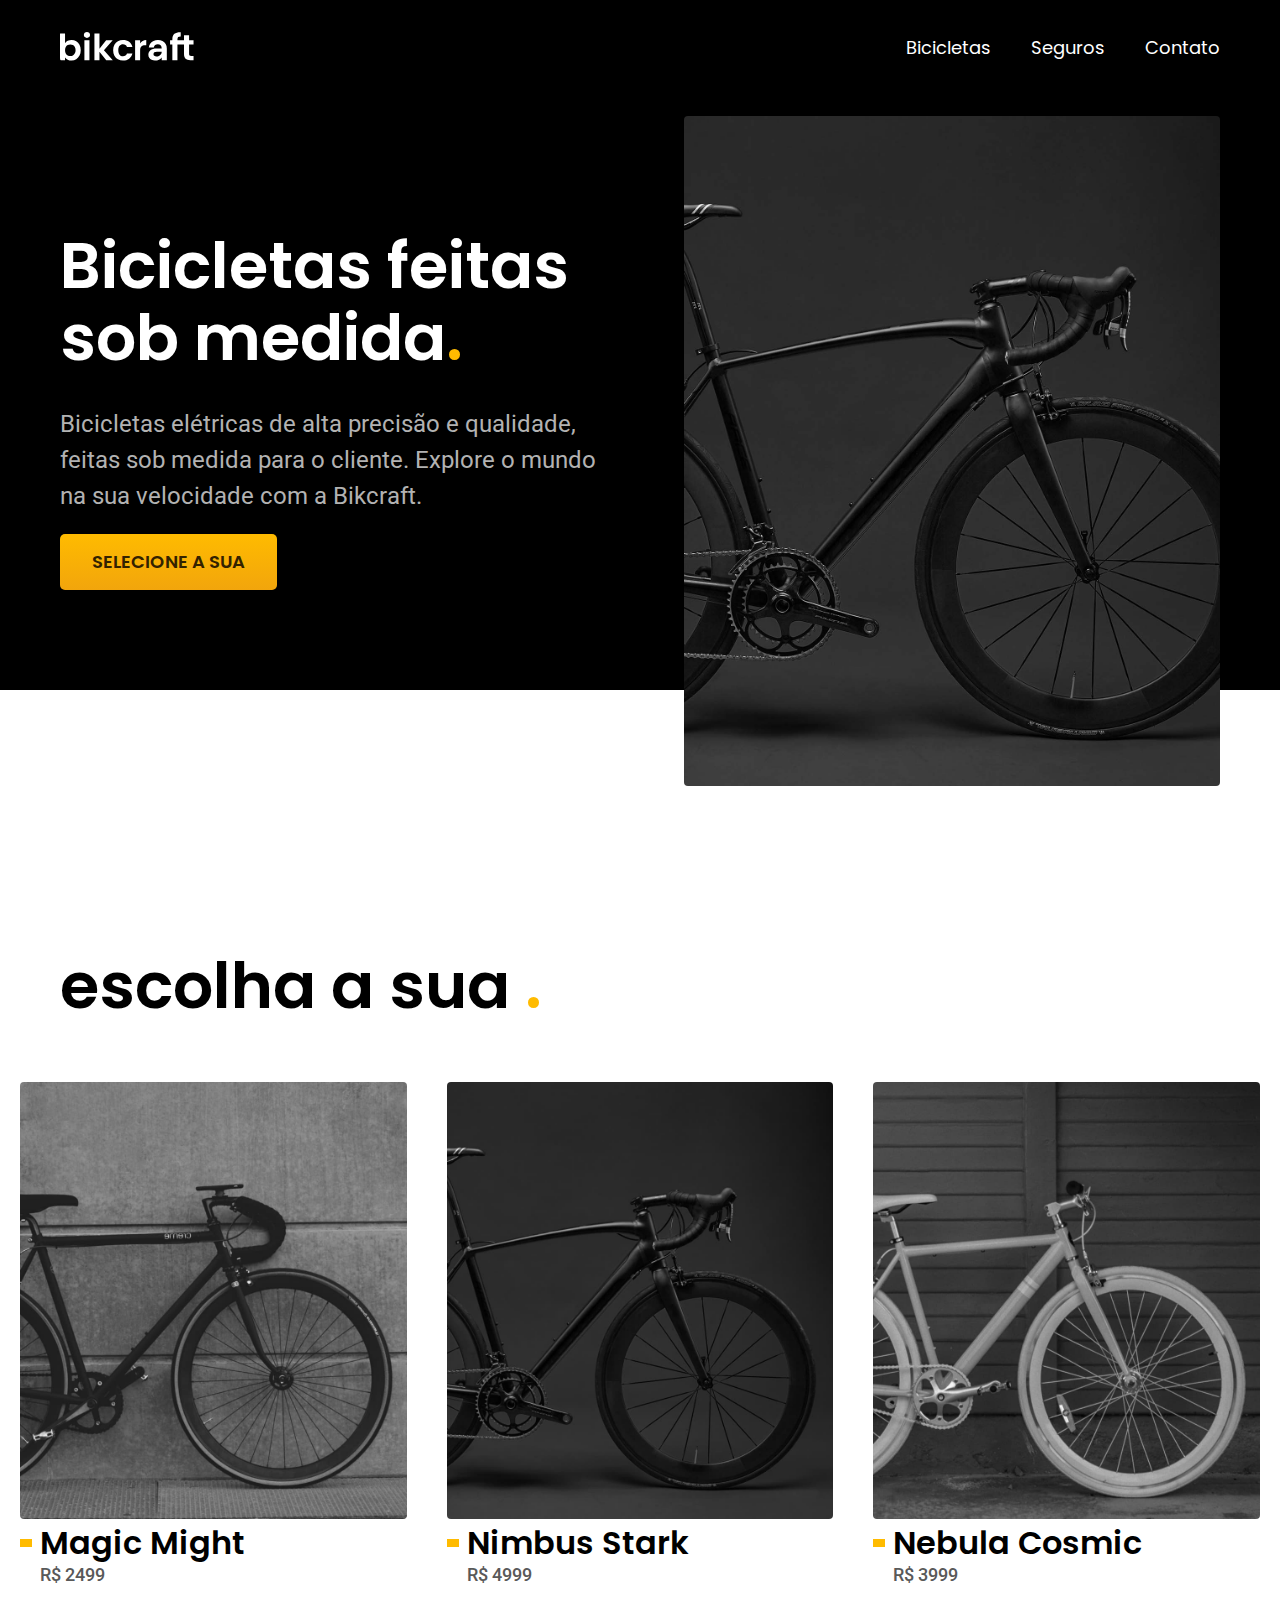
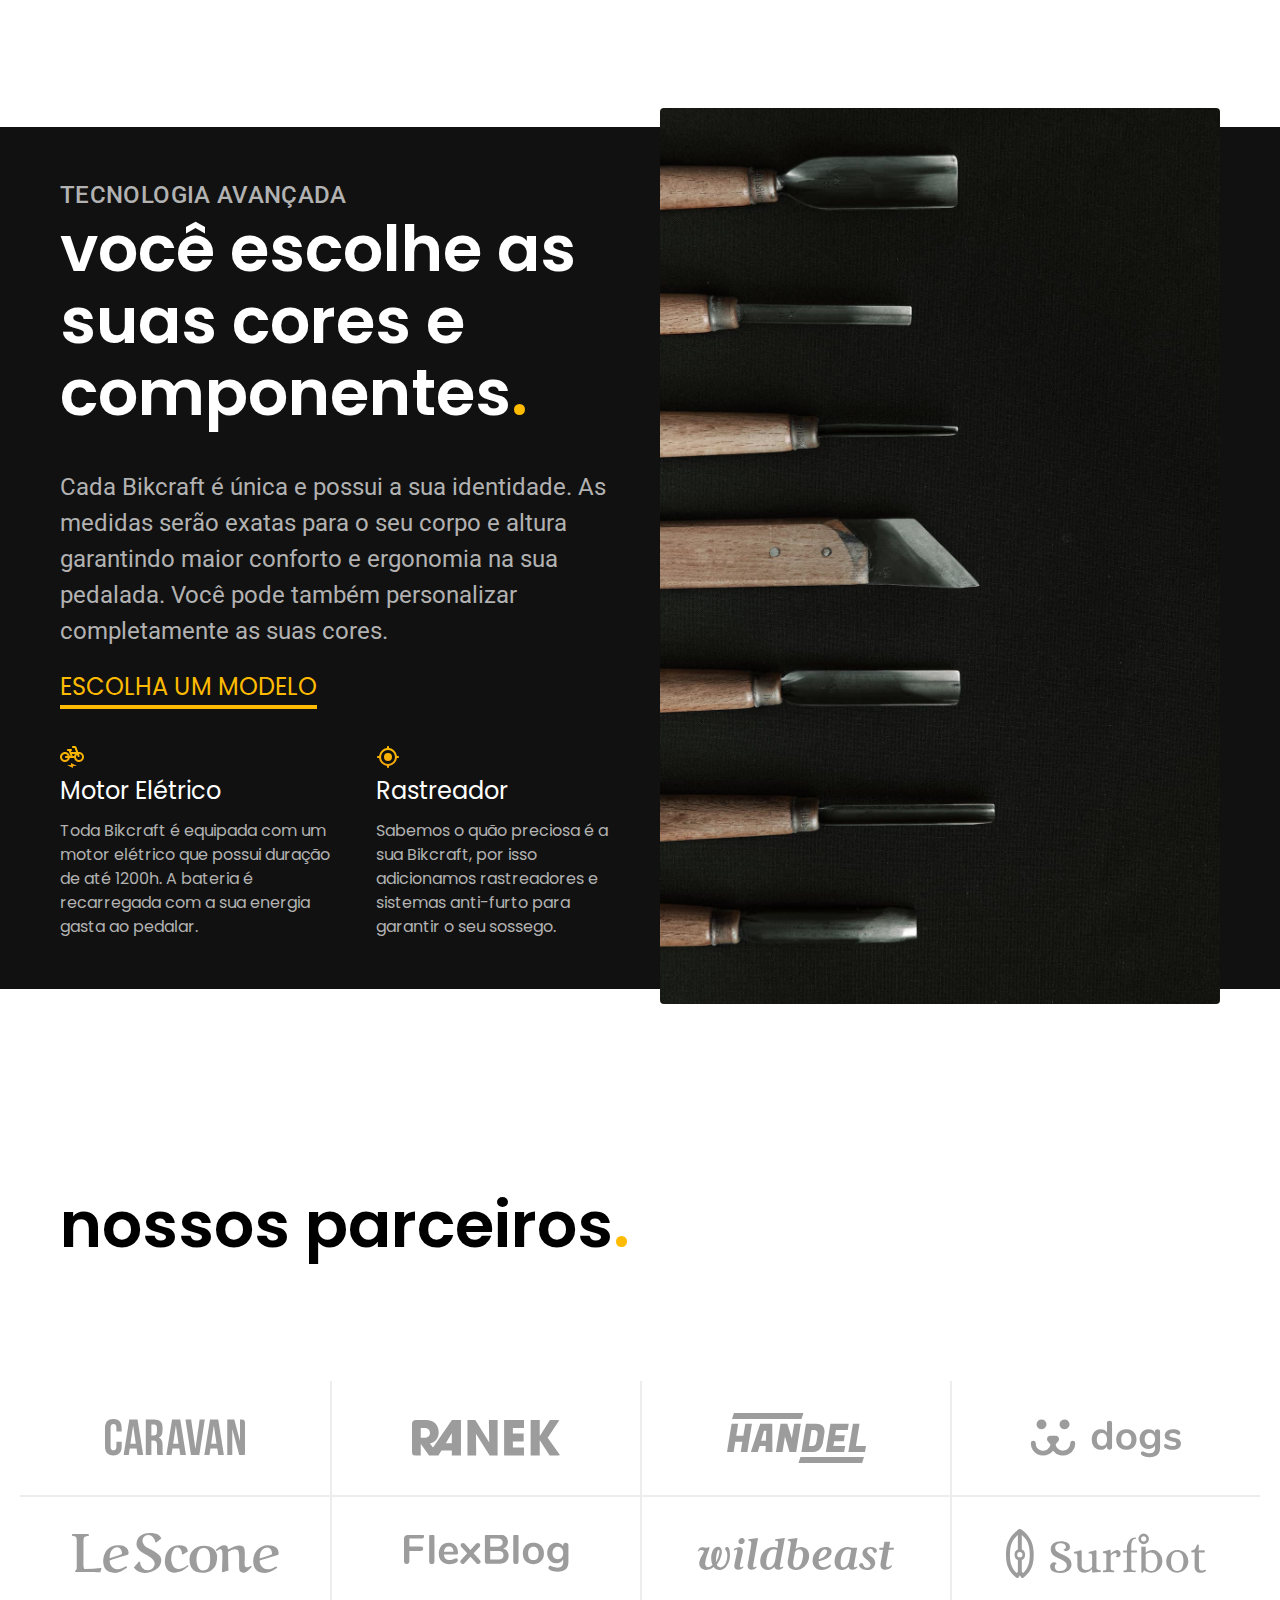
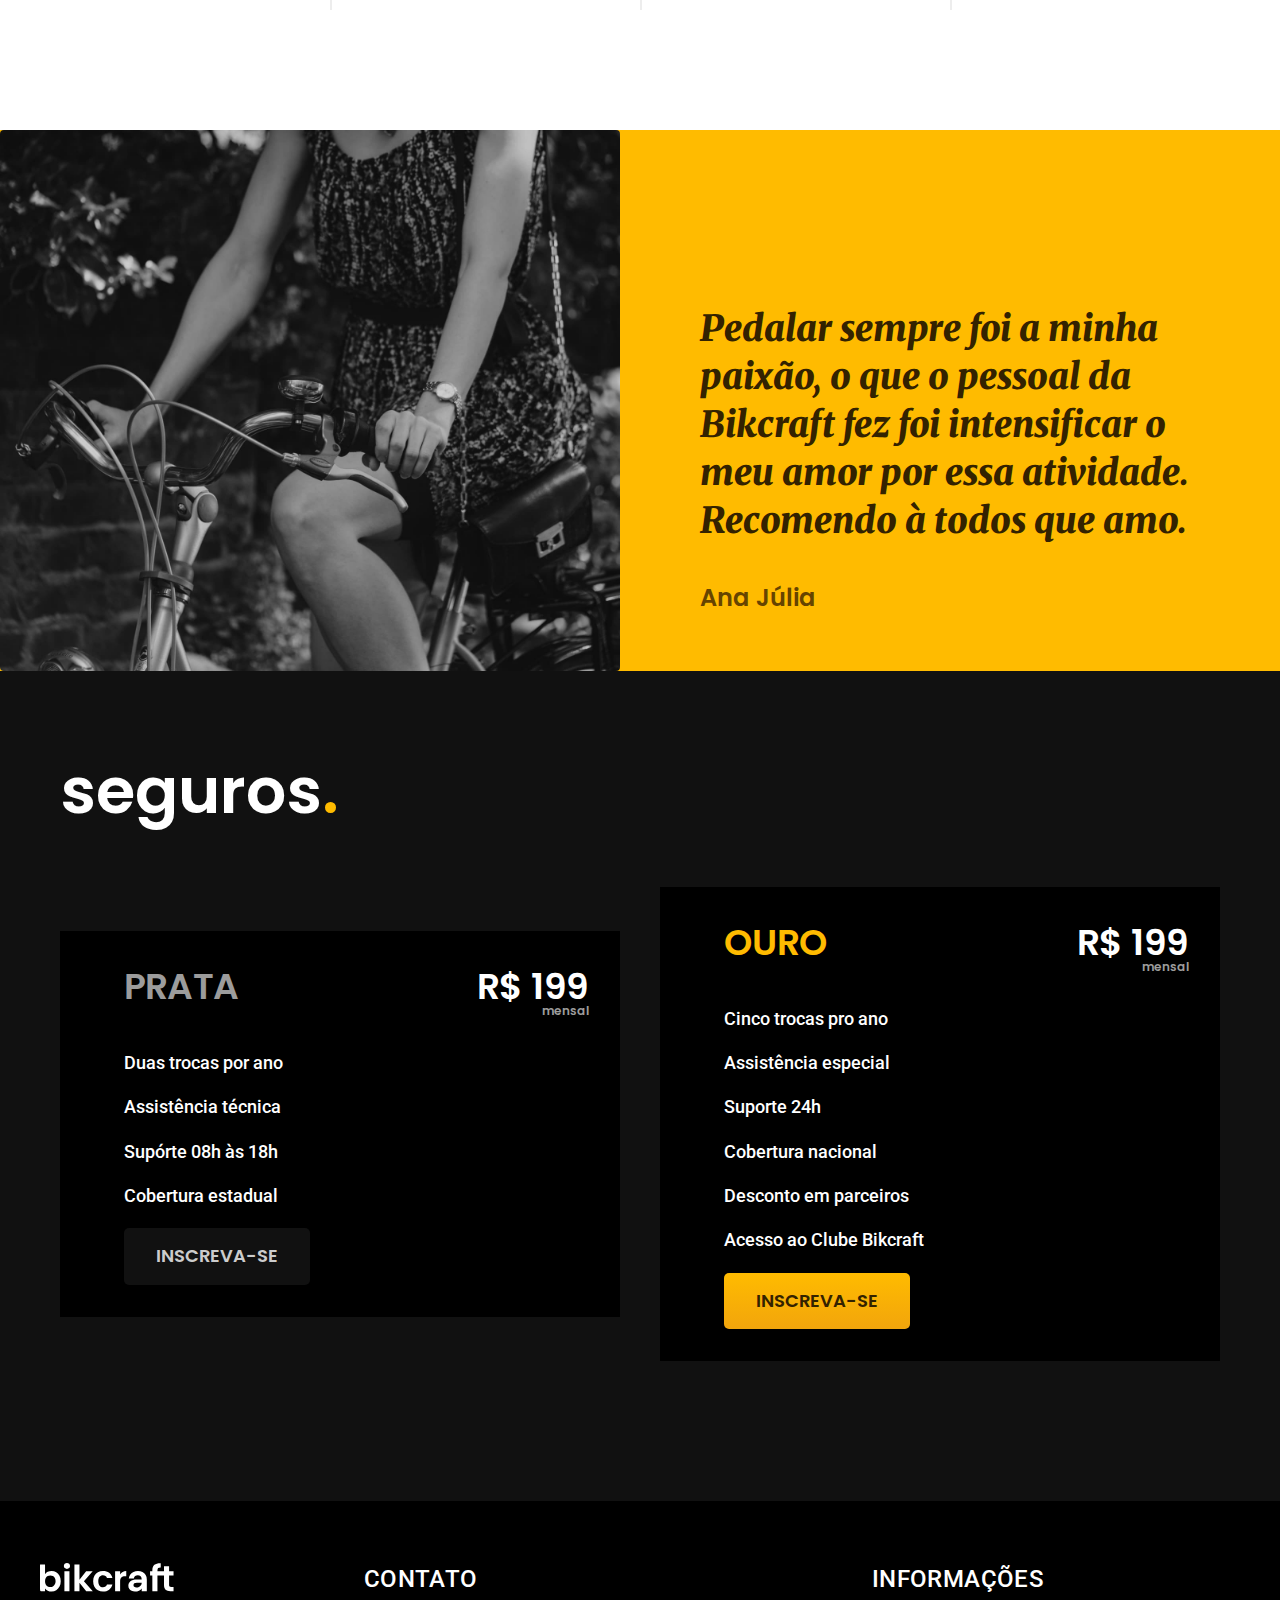
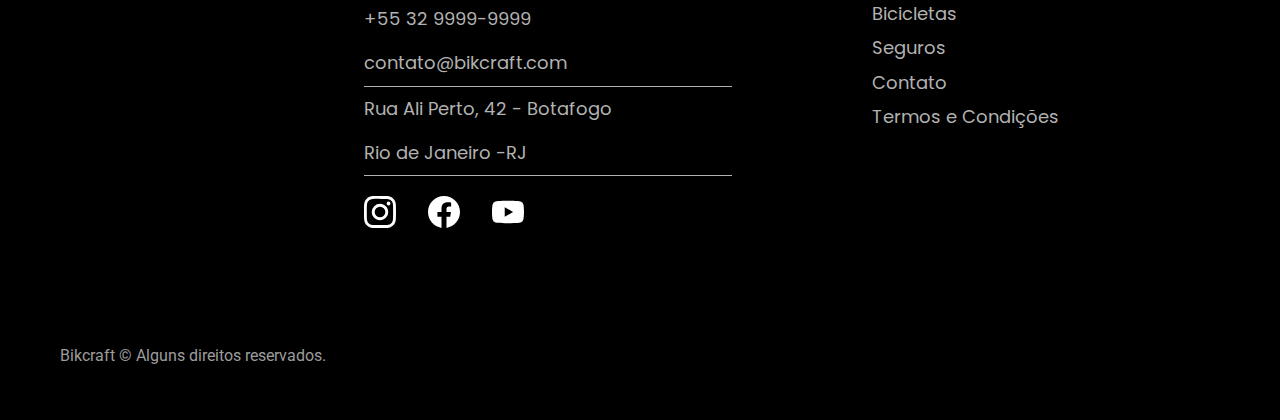
<file: index.html>
<!DOCTYPE html>
<html lang="pt-br">
<head>
    <meta charset="UTF-8">
    <meta http-equiv="X-UA-Compatible" content="IE=edge">
    <meta name="viewport" content="width=s, initial-scale=1.0">
    <meta name="description" content="Bicicletas elétricas de alta precisão e qualidade,  feitas sob medida para o cliente. Explore o mundo na sua velocidade com a Bikcraft.">
    <link rel="stylesheet" href="./css/style.css">
    <link rel="preconnect" href="https://fonts.googleapis.com">
<link rel="preconnect" href="https://fonts.gstatic.com" crossorigin>
<link href="https://fonts.googleapis.com/css2?family=Merriweather:ital,wght@1,900&family=Poppins:wght@400;600&family=Roboto:wght@400;500&display=swap" rel="stylesheet">

    <title>Bikcraft - Bicicletas Elétricas</title>
</head>
<body>
    <header class="bg-cor-12">
        <nav>
            <div class="img-header">
                <a href="./"><img src="./components/images/bikcraft.svg" alt="Bikcraft"></a>
            </div>
            <ul class="links-list">
                <li><a href="./bicicletas.html" class="cor-0">Bicicletas</a></li>
                <li><a href="#" class="cor-0">Seguros</a></li>
                <li><a href="#" class="cor-0">Contato</a></li>
            </ul>
        </nav>
    </header>
    <main class="intro bg-cor-12">
        <div class="container" id="intro-elementos">
            <div class="intro-textos">
                <h1 class="font-1-xxl cor-0">
                    Bicicletas feitas
                </h1>
                <h1 class="font-1-xxl cor-0">
                    sob medida<span class="cor-p1">.</span>
                </h1>
                <p class="font-2-l cor-5">
                    Bicicletas elétricas de alta precisão e qualidade,  feitas sob medida para o cliente. Explore o mundo na sua velocidade com a Bikcraft.
                </p>
                <a href="./bicicletas.html" class="botao cor-p5">
                    Selecione a sua
                </a>
            </div>            
                <div class="intro-img">
                 <img src="./components/images/fotos/introducao.jpg" alt="Bicicleta Elétrica Preta">
                </div>
        </div>
    </main>
    <article class="bg-cor-0 bikes">
        <div>
            <h2 class="cor-12 font-1-xxl container">escolha a sua
            <span class="cor-p1">.</span>
            </h2>
            <ul>
                <li>
                    <a href="./pages/bicicletas/magic-home.html">
                        <img src="./components/images/bicicletas/magic-home.jpg" alt="Magic">
                        <h3 class="font-1-xl cor-12">Magic Might</h3>
                        <span class="font-2-m cor-8">R$ 2499</span>
                    </a>
                </li>
                <li>
                    <a href="./pages/bicicletas/nimbus-home.html">
                        <img src="./components/images/bicicletas/nimbus-home.jpg" alt="Nimbus">
                        <h3 class="font-1-xl cor-12">Nimbus Stark</h3>
                        <span class="font-2-m cor-8">R$ 4999</span>
                    </a>
                </li>
                <li>
                    <a href="./pages/bicicletas/nebula-home.html">
                        <img src="./components/images/bicicletas/nebula-home.jpg" alt="Nebula">
                        <h3 class="font-1-xl cor-12">Nebula Cosmic</h3>
                        <span class="font-2-m cor-8">R$ 3999</span>
                    </a>
                </li>
            </ul>
        </div>
    </article>
    <article class="bg-cor-11 tec-bg">
        <div class="container tecnologia">
            <div class="tecnologia-conteudo">
                <span class="font-2-l-b cor-5">tecnologia avançada</span>
                <h2 class="cor-0 font-1-xxl">você escolhe as</h2>
                <h2 class="cor-0 font-1-xxl">suas cores e</h2>
                <h2 class="cor-0 font-1-xxl">componentes<span class="cor-p1">.</span></h2>
                <p class="font-2-l cor-5" id="tec-paragrafo">Cada Bikcraft é única e possui a sua identidade. As medidas serão exatas para o seu corpo e altura garantindo maior conforto e ergonomia na sua pedalada. Você pode também personalizar completamente as suas cores.</p>
                <a href="./bicicletas.html" class="font-1-l cor-p1">escolha um modelo</a>
                <div class="tec-flex">
                    <div class="tec">
                        <img src="./components/images/icones/eletrica.svg" alt="">
                        <h3 class="cor-0 font-1-l" id="me">Motor Elétrico</h3>
                        <p class="cor-5 font-1-s">Toda Bikcraft é equipada com um motor elétrico que possui duração de até 1200h. A bateria é recarregada com a sua energia gasta ao pedalar.</p>
                    </div>
                    <div class="tec">
                        <img src="./components/images/icones/rastreador.svg" alt="">
                        <h3 class="cor-0 font-1-l" id="ras">Rastreador</h3>
                        <p class="cor-5 font-1-s">Sabemos o quão preciosa é a sua Bikcraft, por isso adicionamos rastreadores e sistemas anti-furto para garantir o seu sossego.</p>
                    </div>
                </div>
            </div>
            <div class="tec-img">
                <img src="./components/images/fotos/tecnologia.jpg" alt="">
            </div>
        </div>
    </article>
    <section class="parceiros-bg bg-cor-0"  aria-label="Nossos Parceiros">
        <div class="container">
            <h2 class="font-1-xxl cor-12">nossos parceiros<span class="cor-p1">.</span></h2>
        </div>
        <ul class="parceiros-grid">
            <li><img src="./components/images/parceiros/caravan.svg" alt="Caravan"></li>
            <li><img src="./components/images/parceiros/ranek.svg" alt="RANEK"></li>
            <li><img src="./components/images/parceiros/handel.svg" alt="Handel"></li>
            <li><img src="./components/images/parceiros/dogs.svg" alt="dogs"></li>
            <li><img src="./components/images/parceiros/lescone.svg" alt="LeScone"></li>
            <li><img src="./components/images/parceiros/flexblog.svg" alt="FlexBlog"></li>
            <li><img src="./components/images/parceiros/wildbeast.svg" alt="WildBeast"></li>
            <li><img src="./components/images/parceiros/surfbot.svg" alt="SurfBot"></li>
        </ul>
    </section>
    <section class="depoimento-bg bg-cor-p1">
        <div class="depoimento">
            <div class="imagem">
                <img src="./components/images/fotos/depoimento.jpg
                " alt="">
            </div>
            <div class="dep-texto font-1-xl">
                <p class="cor-p5 "><i>Pedalar sempre foi a minha paixão, o que o pessoal da Bikcraft fez foi intensificar o meu amor por essa atividade. Recomendo à todos que amo.</i></p>
                <span class="cor-p4">Ana Júlia</span>
            </div>
        </div>
    </section>
    <section class="seguros-bg bg-cor-11">
        <div class="container seguros">
            <h2 class="font-1-xxl cor-0">seguros<span class="cor-p1">.</span></h2>
            <div class="planos">
                <div class="bg-cor-12 prata">
                    <div class="cabecalho">
                        <span class="cor-6 plano caps">Prata</span>
                        <h3 class="plano cor-0">R$ 199</h3>
                    </div>
                    <ul class="cor-0 font-2-m">
                        <li class="lista">Duas trocas por ano</li>
                        <li class="lista">Assistência técnica</li>
                        <li class="lista">Supórte 08h às 18h</li>
                        <li class="lista">Cobertura estadual</li>
                    </ul>
                    <a href="./" class="font-1-m-b cor-4 botao caps secundario">Inscreva-se</a>
                </div>
                <div class="ouro bg-cor-12">
                    <div class="cabecalho">
                        <span class="cor-p1 plano caps">Ouro</span>
                        <h3 class="plano cor-0">R$ 199</h3>
                    </div>
                    <ul class="cor-0 font-2-m">
                        <li class="lista">Cinco  trocas pro ano</li>
                        <li class="lista">Assistência especial</li>
                        <li class="lista">Suporte 24h</li>
                        <li class="lista">Cobertura nacional</li>
                        <li class="lista">Desconto em parceiros</li>
                        <li class="lista">Acesso ao Clube Bikcraft</li>  
                    </ul>
                    <a href="./orcamento.html" class="font-1-m-b cor-p5 botao caps">Inscreva-se</a>
                </div>
            </div>
        </div>
    </section>
    <section class="contato-bg bg-cor-12">
        <div class=" conteudo-contato container">
            <img src="./components/images/bikcraft.svg" alt="Bikcraft">
            <div id="contato">
                <h3 class="font-2-l-b cor-0">Contato</h3>
                <ul class="cor-5 font-1-m">
                    <li>+55 32 9999-9999</li>
                    <li>contato@bikcraft.com</li>
                    <li>Rua Ali Perto, 42 - Botafogo</li>
                    <li>Rio de Janeiro -RJ</li>
                </ul>
                <div class="icones">
                    <a href="./"><img src="./components/images/redes/instagram.svg" alt="Instagram"></a>
                    <a href="./"><img src="./components/images/redes/facebook.svg" alt="Facebook"></a>
                    <a href="./"><img src="./components/images/redes/youtube.svg" alt="YouTube"></a>
                </div>
            </div>
            <div id="info">
                <h3 class="font-2-l-b cor-0">Informações</h3>
                <ul class="font-1-m cor-5">
                    <li><a href="./bicicletas.html" class="font-1-m cor-5">Bicicletas</a></li>
                    <li><a href="./" class="font-1-m cor-5">Seguros</a></li>
                    <li><a href="./" class="font-1-m cor-5">Contato</a></li>
                    <li><a href="./termos.html" class="font-1-m cor-5">Termos e Condições</a></li>
                </ul>
            </div>
        </div>
    </section>
    <footer class="footer bg-cor-12">
        <div class="container">
            <h3 class="font-2-s cor-6">Bikcraft © Alguns direitos reservados.</h3>
        </div>
    </footer>
</body>
</html>
</file>
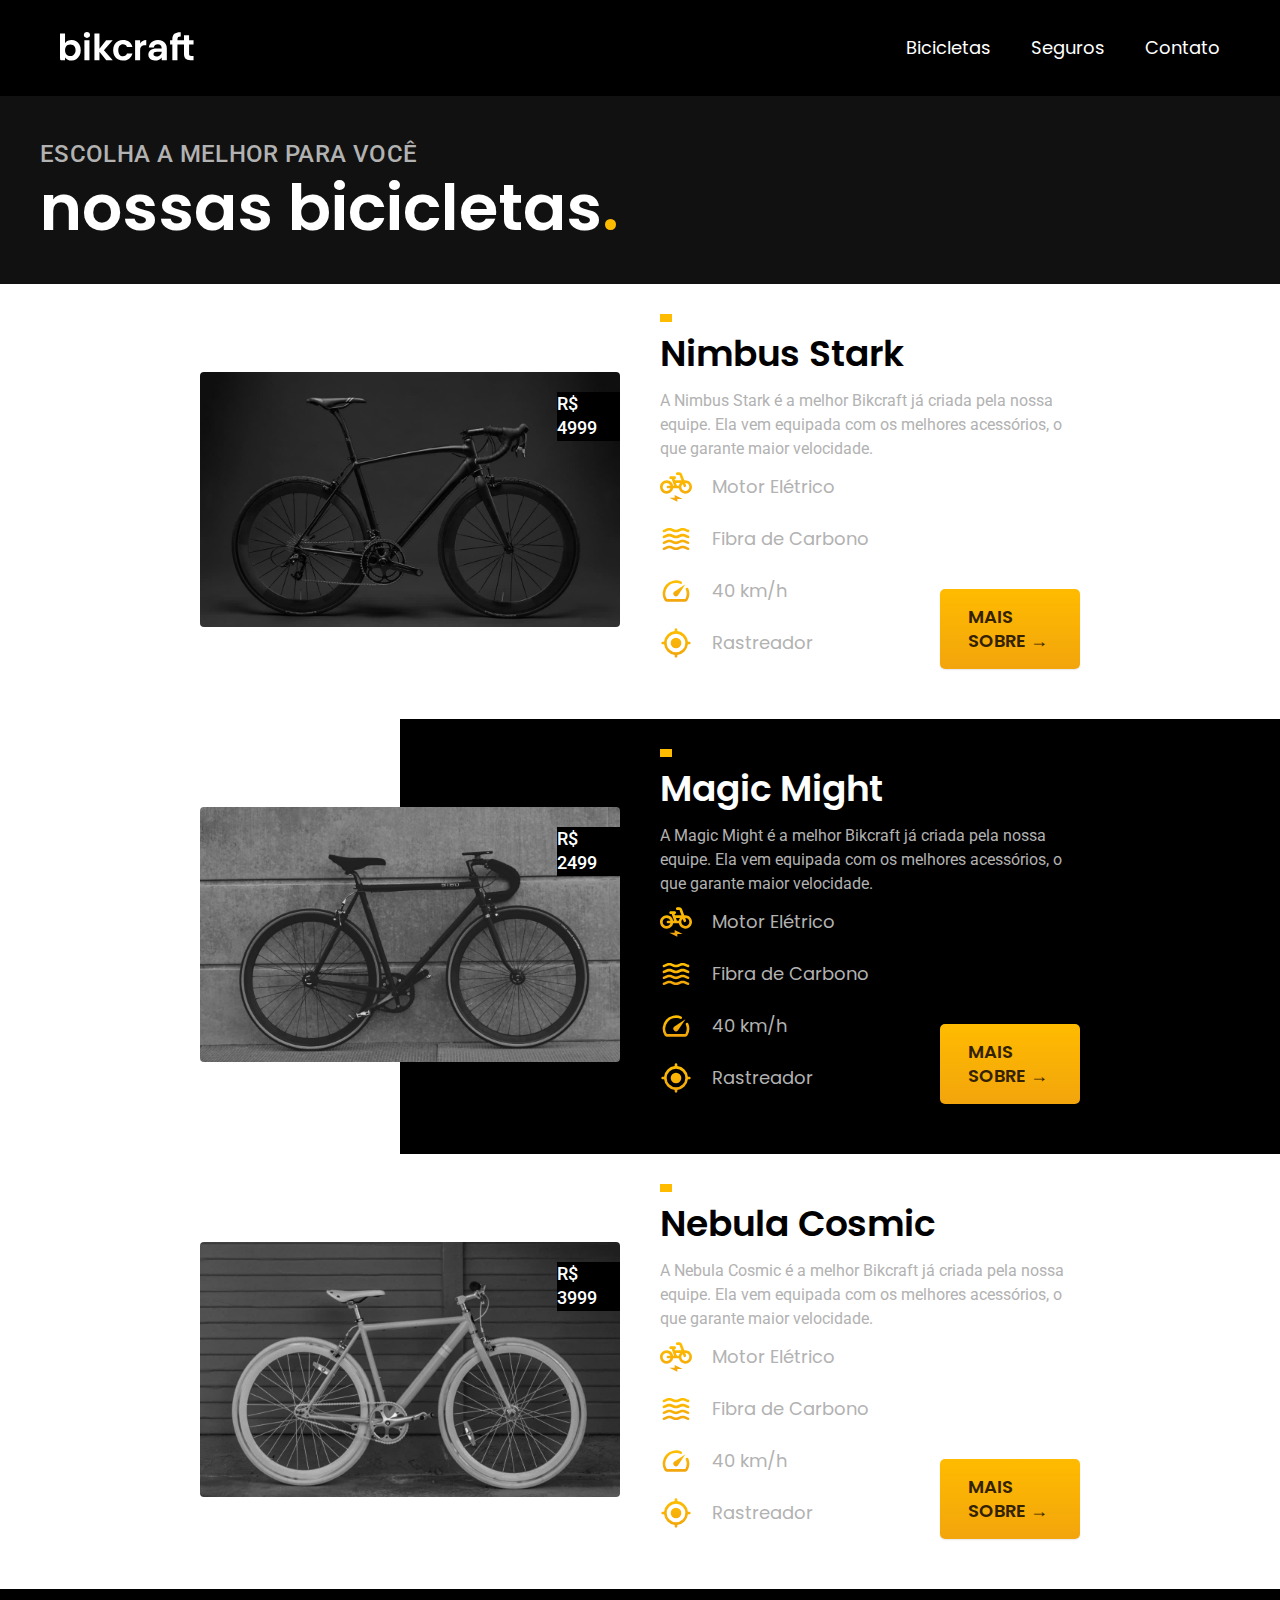
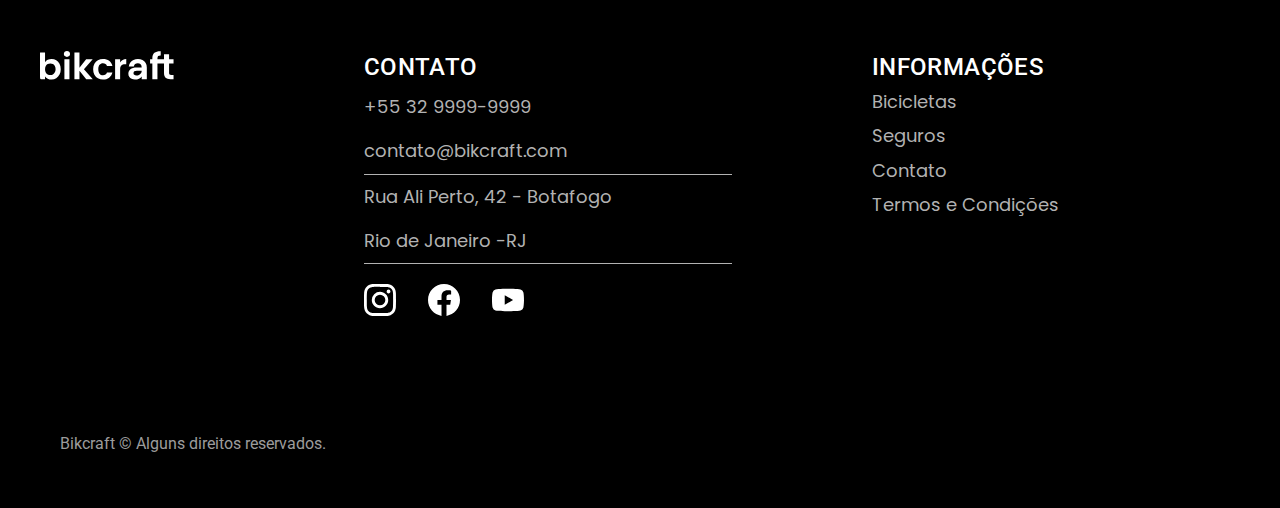
<file: bicicletas.html>
<!DOCTYPE html>
<html lang="pt-br">
<head>
    <meta charset="UTF-8">
    <meta http-equiv="X-UA-Compatible" content="IE=edge">
    <meta name="viewport" content="width=s, initial-scale=1.0">
    <meta name="description" content="Bicicletas elétricas de alta precisão e qualidade,  feitas sob medida para o cliente. Explore o mundo na sua velocidade com a Bikcraft.">
    <link rel="stylesheet" href="./css/style.css">
    <link rel="preconnect" href="https://fonts.googleapis.com">
<link rel="preconnect" href="https://fonts.gstatic.com" crossorigin>
<link href="https://fonts.googleapis.com/css2?family=Merriweather:ital,wght@1,900&family=Poppins:wght@400;600&family=Roboto:wght@400;500&display=swap" rel="stylesheet">

    <title>Bikcraft - Bicicletas Elétricas</title>
</head>
<body id="bicicletas">
    <header class="bg-cor-12">
        <nav>
            <div class="img-header">
                <a href="./"><img src="./components/images/bikcraft.svg" alt="Bikcraft"></a>
            </div>
            <ul class="links-list">
                <li><a href="#" class="cor-0">Bicicletas</a></li>
                <li><a href="#" class="cor-0">Seguros</a></li>
                <li><a href="#" class="cor-0">Contato</a></li>
            </ul>
        </nav>
    </header>
     <main class="termos-bg bg-cor-0">
        <div class= "bg-cor-11">
            <div class="termos container">
                <span class="font-2-l-b cor-5">escolha a melhor para você</span>
                <h1 class="font-1-xxl cor-0">
                    nossas bicicletas<span class="cor-p1">.</span>
                </h1>
            </div>           
        </div>
    </main>
    <div>
        <div class="bicicletas bg-cor-0">
            <div class="bicicletas-img">
                <img src="./components/images/bicicletas/nimbus.jpg" alt="">
                <span class="font-2-m cor-0 preco-bike">R$ 4999</span>
            </div>
            <div class="bicicletas-conteudo">
                <h2 class="bic-titulo cor-12 ">Nimbus Stark</h2>
                <p class="font-2-s cor-5">A Nimbus Stark é a melhor Bikcraft já criada pela nossa equipe. Ela vem equipada com os melhores acessórios, o que garante maior velocidade.</p>
                <div class="ul-e-btn">
                <ul class="font-1-m cor-5">
                    <li class="item">
                        <img src="./components/images/icones/eletrica.svg" alt="">
                    Motor Elétrico</li>
                    <li class="item">
                        <img src="./components/images/icones/carbono.svg" alt="">
                        Fibra de Carbono</li>
                    <li class="item">
                        <img src="./components/images/icones/velocidade.svg" alt="">
                        40 km/h</li>
                    <li class="item">
                        <img src="./components/images/icones/rastreador.svg" alt="">
                        Rastreador</li>
                </ul>
                <a href="./" class="cor-p5">Mais Sobre →</a>
                </div>
            </div>
        </div>
    </div>
    <div >
        <div class="bicicletas bg-cor-12" id="bike-bg-preto">
            <div class="bicicletas-img">
                <img src="./components/images/bicicletas/magic.jpg" alt="">
                <span class="font-2-m cor-0 preco-bike">R$ 2499</span>
            </div>
            <div class="bicicletas-conteudo">
                <h2 class="bic-titulo cor-12 ">Magic Might</h2>
                <p class="font-2-s cor-5">A Magic Might é a melhor Bikcraft já criada pela nossa equipe. Ela vem equipada com os melhores acessórios, o que garante maior velocidade.</p>
                <div class="ul-e-btn">
                <ul class="font-1-m cor-5">
                    <li class="item">
                        <img src="./components/images/icones/eletrica.svg" alt="">
                    Motor Elétrico</li>
                    <li class="item">
                        <img src="./components/images/icones/carbono.svg" alt="">
                        Fibra de Carbono</li>
                    <li class="item">
                        <img src="./components/images/icones/velocidade.svg" alt="">
                        40 km/h</li>
                    <li class="item">
                        <img src="./components/images/icones/rastreador.svg" alt="">
                        Rastreador</li>
                </ul>
                <a href="./" class="cor-p5">Mais Sobre →</a>
                </div>
            </div>
        </div>
    </div>
    <div>
        <div class="bicicletas bg-cor-0">
            <div class="bicicletas-img">
                <img src="./components/images/bicicletas/nebula.jpg" alt="">
                <span class="font-2-m cor-0 preco-bike">R$ 3999</span>
            </div>
            <div class="bicicletas-conteudo">
                <h2 class="bic-titulo cor-12 ">Nebula Cosmic</h2>
                <p class="font-2-s cor-5">A Nebula Cosmic é a melhor Bikcraft já criada pela nossa equipe. Ela vem equipada com os melhores acessórios, o que garante maior velocidade.</p>
                <div class="ul-e-btn">
                <ul class="font-1-m cor-5">
                    <li class="item">
                        <img src="./components/images/icones/eletrica.svg" alt="">
                    Motor Elétrico</li>
                    <li class="item">
                        <img src="./components/images/icones/carbono.svg" alt="">
                        Fibra de Carbono</li>
                    <li class="item">
                        <img src="./components/images/icones/velocidade.svg" alt="">
                        40 km/h</li>
                    <li class="item">
                        <img src="./components/images/icones/rastreador.svg" alt="">
                        Rastreador</li>
                </ul>
                <a href="./" class="cor-p5">Mais Sobre →</a>
                </div>
            </div>
        </div>
    </div>
    <section class="contato-bg bg-cor-12">
        <div class=" conteudo-contato container">
            <img src="./components/images/bikcraft.svg" alt="Bikcraft">
            <div id="contato">
                <h3 class="font-2-l-b cor-0">Contato</h3>
                <ul class="cor-5 font-1-m">
                    <li>+55 32 9999-9999</li>
                    <li>contato@bikcraft.com</li>
                    <li>Rua Ali Perto, 42 - Botafogo</li>
                    <li>Rio de Janeiro -RJ</li>
                </ul>
                <div class="icones">
                    <a href="./"><img src="./components/images/redes/instagram.svg" alt="Instagram"></a>
                    <a href="./"><img src="./components/images/redes/facebook.svg" alt="Facebook"></a>
                    <a href="./"><img src="./components/images/redes/youtube.svg" alt="YouTube"></a>
                </div>
            </div>
            <div id="info">
                <h3 class="font-2-l-b cor-0">Informações</h3>
                <ul class="font-1-m cor-5">
                    <li><a href="./" class="font-1-m cor-5">Bicicletas</a></li>
                    <li><a href="./" class="font-1-m cor-5">Seguros</a></li>
                    <li><a href="./" class="font-1-m cor-5">Contato</a></li>
                    <li><a href="./termos.html" class="font-1-m cor-5">Termos e Condições</a></li>
                </ul>
            </div>
        </div>
    </section>
    <footer class="footer bg-cor-12">
        <div class="container">
            <h3 class="font-2-s cor-6">Bikcraft © Alguns direitos reservados.</h3>
        </div>
    </footer>

</body>
</html>
</file>
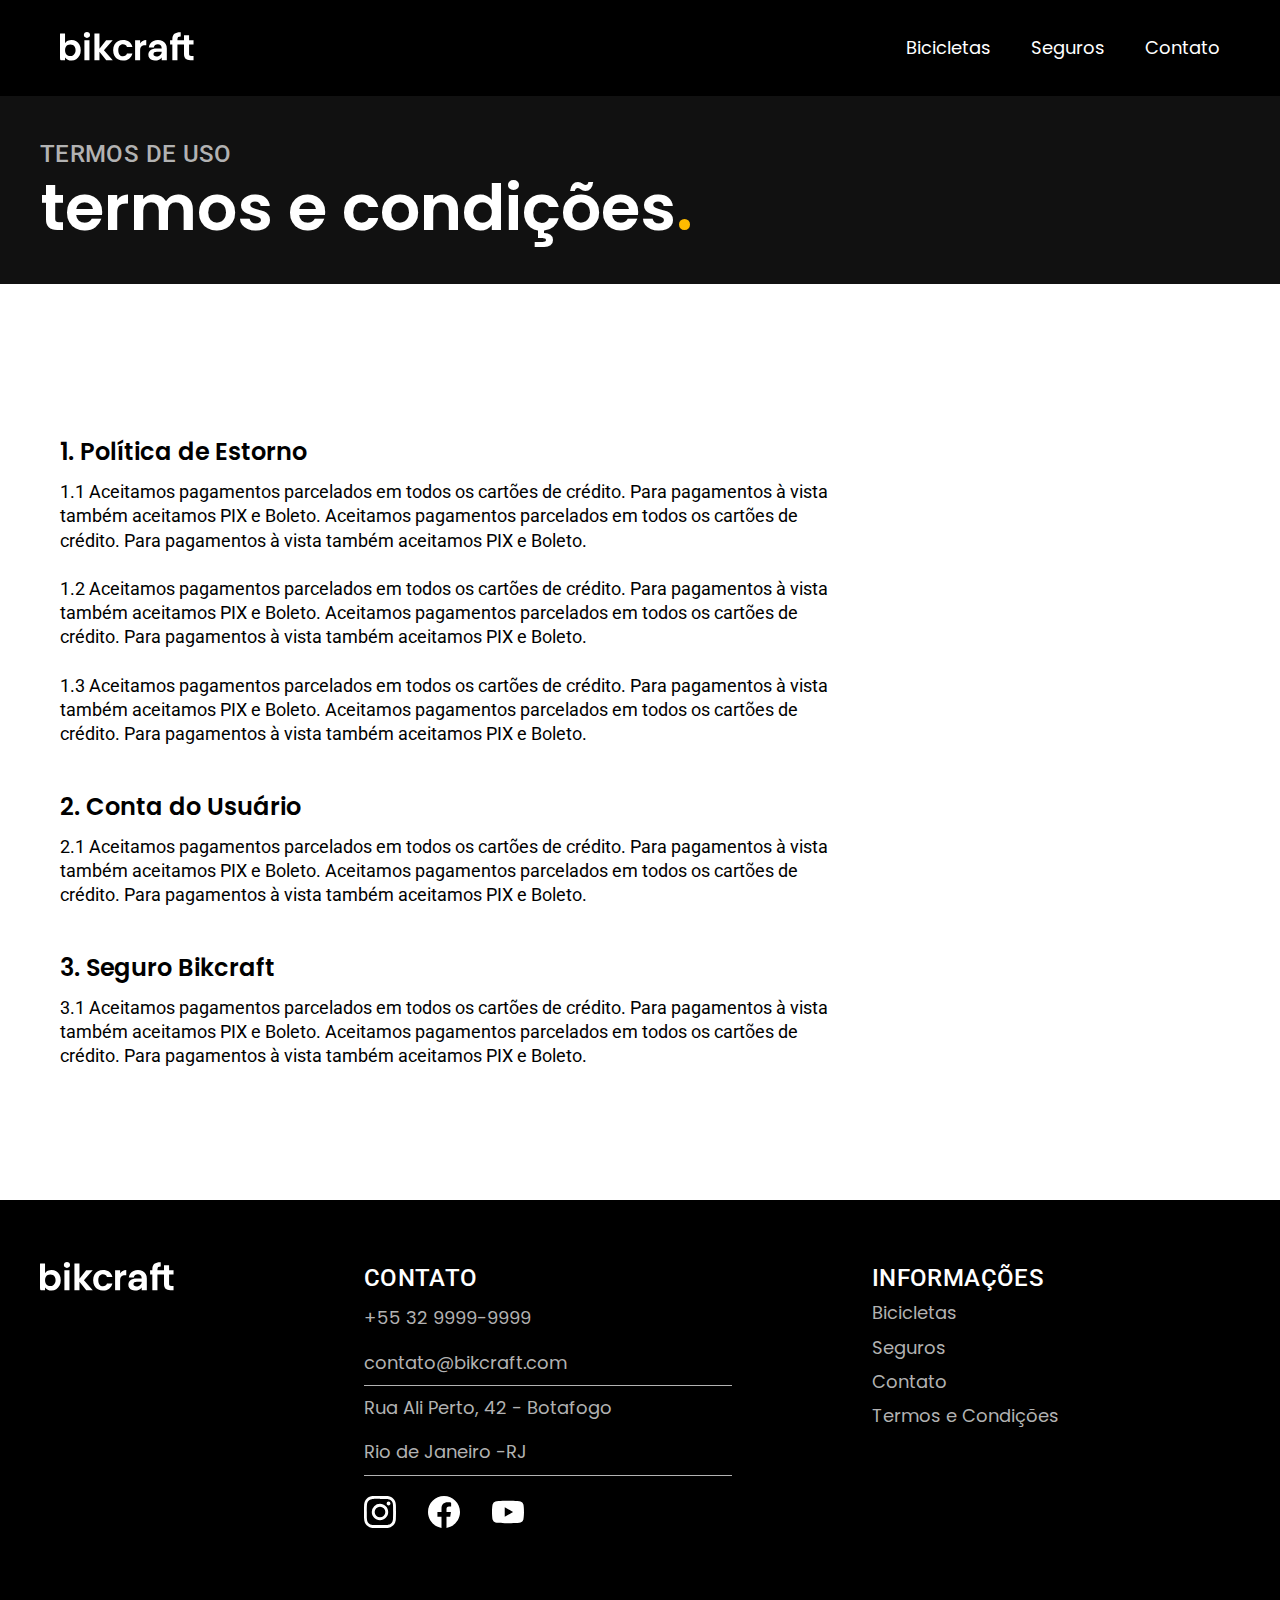
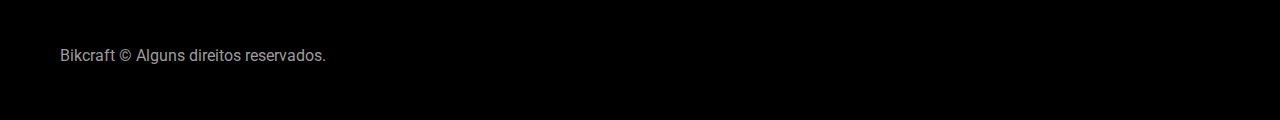
<file: termos.html>
<!DOCTYPE html>
<html lang="pt-br">
<head>
    <meta charset="UTF-8">
    <meta http-equiv="X-UA-Compatible" content="IE=edge">
    <meta name="viewport" content="width=s, initial-scale=1.0">
    <meta name="description" content="Bicicletas elétricas de alta precisão e qualidade,  feitas sob medida para o cliente. Explore o mundo na sua velocidade com a Bikcraft.">
    <link rel="stylesheet" href="./css/style.css">
    <link rel="preconnect" href="https://fonts.googleapis.com">
<link rel="preconnect" href="https://fonts.gstatic.com" crossorigin>
<link href="https://fonts.googleapis.com/css2?family=Merriweather:ital,wght@1,900&family=Poppins:wght@400;600&family=Roboto:wght@400;500&display=swap" rel="stylesheet">

    <title>Bikcraft - Bicicletas Elétricas</title>
</head>
<body id="termos">
    <header class="bg-cor-12">
        <nav>
            <div class="img-header">
                <a href="./"><img src="./components/images/bikcraft.svg" alt="Bikcraft"></a>
            </div>
            <ul class="links-list">
                <li><a href="./bicicletas.html" class="cor-0">Bicicletas</a></li>
                <li><a href="#" class="cor-0">Seguros</a></li>
                <li><a href="#" class="cor-0">Contato</a></li>
            </ul>
        </nav>
    </header>
    <main class="termos-bg bg-cor-0">
        <div class= "bg-cor-11">
            <div class="termos container">
                <span class="font-2-l-b cor-5">Termos de uso</span>
                <h1 class="font-1-xxl cor-0">
                    termos e condições<span class="cor-p1">.</span>
                </h1>
            </div>
            <div class="termos-conteudo bg-cor-0">
                <div class="container">
                <div class="textos cor-12">
                <h3 class="termos-titulo">1. Política de Estorno</h3>
                <p class="termos-texto font-2-m">
                    1.1 Aceitamos pagamentos parcelados em todos os cartões de crédito. Para pagamentos à vista também aceitamos PIX e Boleto. Aceitamos pagamentos parcelados em todos os cartões de crédito. Para pagamentos à vista também aceitamos PIX e Boleto.
                </p>
                <p class="termos-texto font-2-m">
                    1.2 Aceitamos pagamentos parcelados em todos os cartões de crédito. Para pagamentos à vista também aceitamos PIX e Boleto. Aceitamos pagamentos parcelados em todos os cartões de crédito. Para pagamentos à vista também aceitamos PIX e Boleto.
                </p>
                <p class="termos-texto font-2-m">
                    1.3 Aceitamos pagamentos parcelados em todos os cartões de crédito. Para pagamentos à vista também aceitamos PIX e Boleto. Aceitamos pagamentos parcelados em todos os cartões de crédito. Para pagamentos à vista também aceitamos PIX e Boleto.
                </p>
                <h3 class="termos-titulo">2. Conta do Usuário</h3>
                <p class="termos-texto font-2-m">
                    2.1 Aceitamos pagamentos parcelados em todos os cartões de crédito. Para pagamentos à vista também aceitamos PIX e Boleto. Aceitamos pagamentos parcelados em todos os cartões de crédito. Para pagamentos à vista também aceitamos PIX e Boleto.
                </p>
                <h3 class="termos-titulo">3. Seguro Bikcraft</h3>
                <p class="termos-texto font-2-m">
                    3.1 Aceitamos pagamentos parcelados em todos os cartões de crédito. Para pagamentos à vista também aceitamos PIX e Boleto. Aceitamos pagamentos parcelados em todos os cartões de crédito. Para pagamentos à vista também aceitamos PIX e Boleto.
                </p>
                </div>
                </div>
            </div>
        </div>
    </main>
    <section class="contato-bg bg-cor-12">
        <div class=" conteudo-contato container">
            <img src="./components/images/bikcraft.svg" alt="Bikcraft">
            <div id="contato">
                <h3 class="font-2-l-b cor-0">Contato</h3>
                <ul class="cor-5 font-1-m">
                    <li>+55 32 9999-9999</li>
                    <li>contato@bikcraft.com</li>
                    <li>Rua Ali Perto, 42 - Botafogo</li>
                    <li>Rio de Janeiro -RJ</li>
                </ul>
                <div class="icones">
                    <a href="./"><img src="./components/images/redes/instagram.svg" alt="Instagram"></a>
                    <a href="./"><img src="./components/images/redes/facebook.svg" alt="Facebook"></a>
                    <a href="./"><img src="./components/images/redes/youtube.svg" alt="YouTube"></a>
                </div>
            </div>
            <div id="info">
                <h3 class="font-2-l-b cor-0">Informações</h3>
                <ul class="font-1-m cor-5">
                    <li><a href="./bicicletas.html" class="font-1-m cor-5">Bicicletas</a></li>
                    <li><a href="./" class="font-1-m cor-5">Seguros</a></li>
                    <li><a href="./" class="font-1-m cor-5">Contato</a></li>
                    <li><a href="./termos.html" class="font-1-m cor-5">Termos e Condições</a></li>
                </ul>
            </div>
        </div>
    </section>
    <footer class="footer bg-cor-12">
        <div class="container">
            <h3 class="font-2-s cor-6">Bikcraft © Alguns direitos reservados.</h3>
        </div>
    </footer>

</body>
</html>
</file>
<file: css/style.css>
@import "./utilidades/componentes.css";
@import "./utilidades/tipografia.css";
@import "./utilidades/cores.css";
@import "./home/header.css";
@import "./home/intro.css";
@import "./home/bikes.css";
@import "./home/tecnologia.css";
@import "./home/parceiros.css";
@import "./home/depoimento.css";
@import "./home/seguros.css";
@import "./home/contato.css";
@import "./home/termos.css";
@import "./home/bicicletas.css";
</file>
